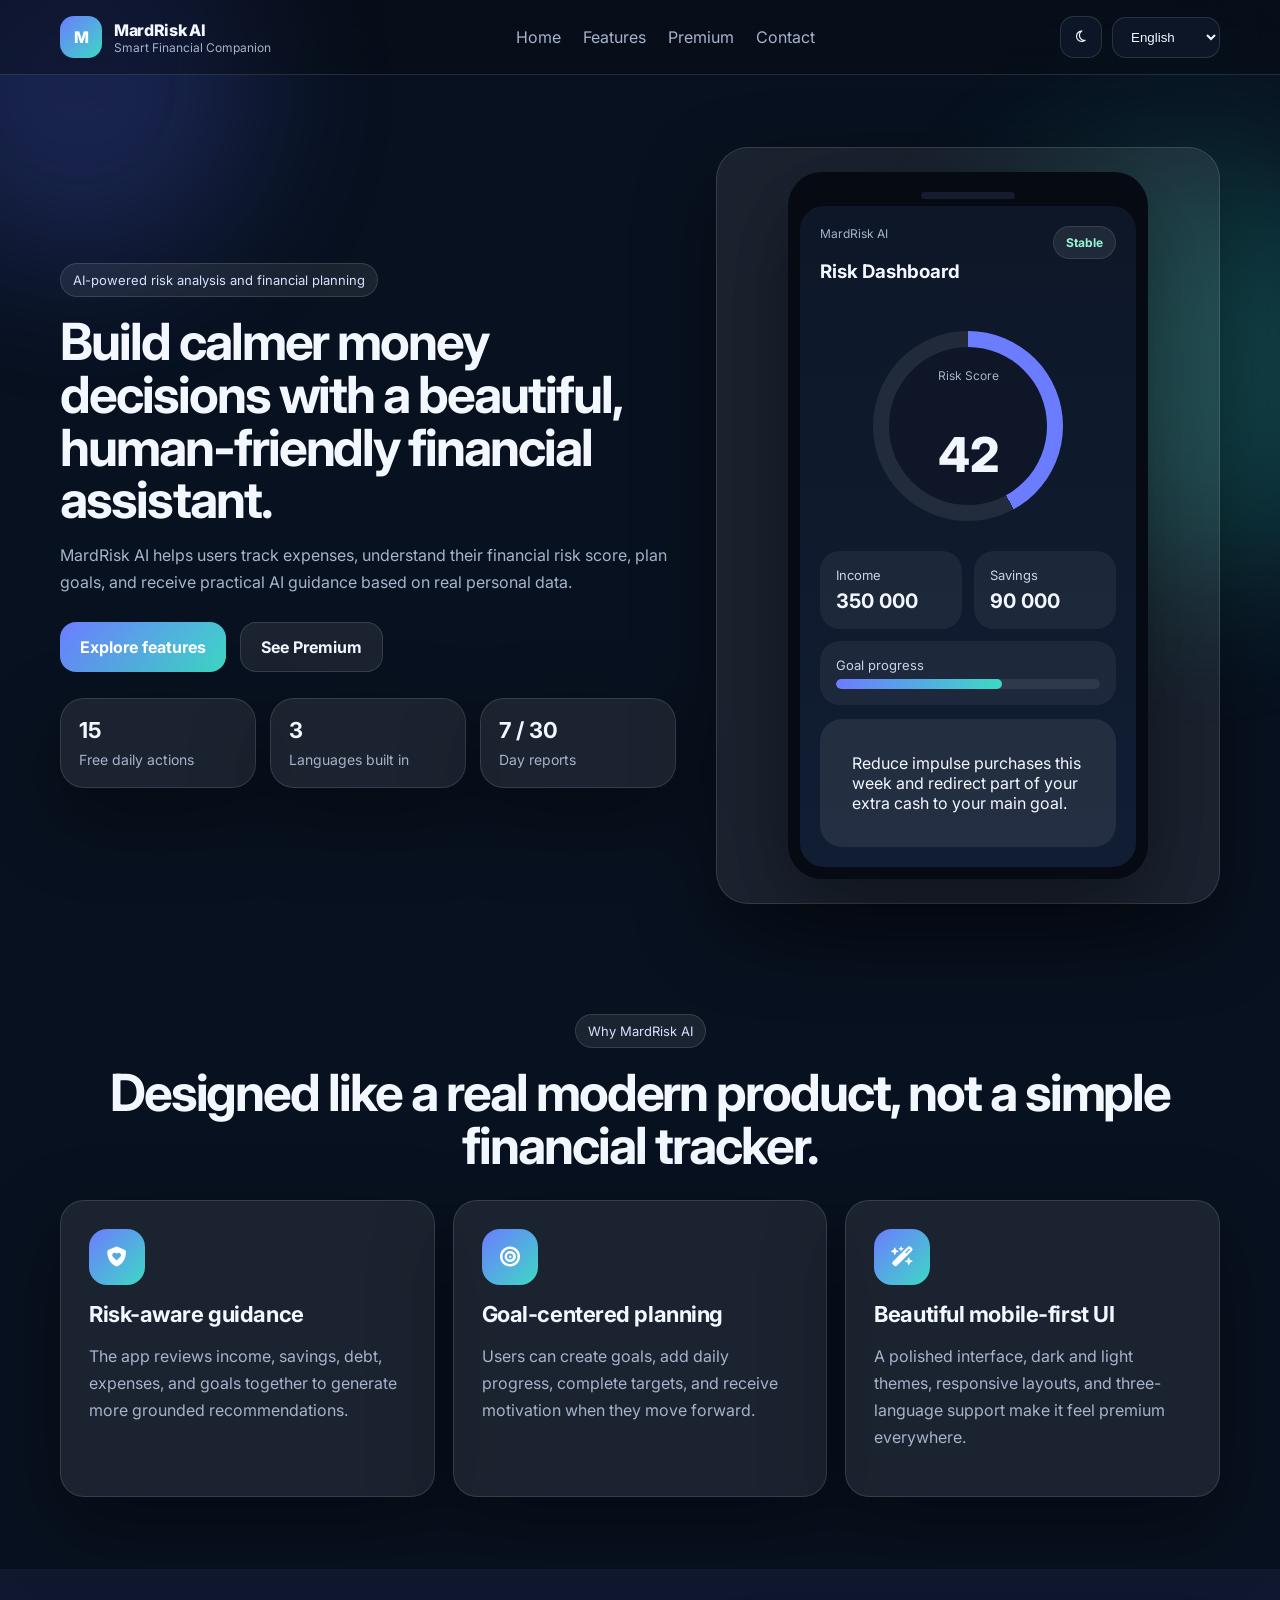
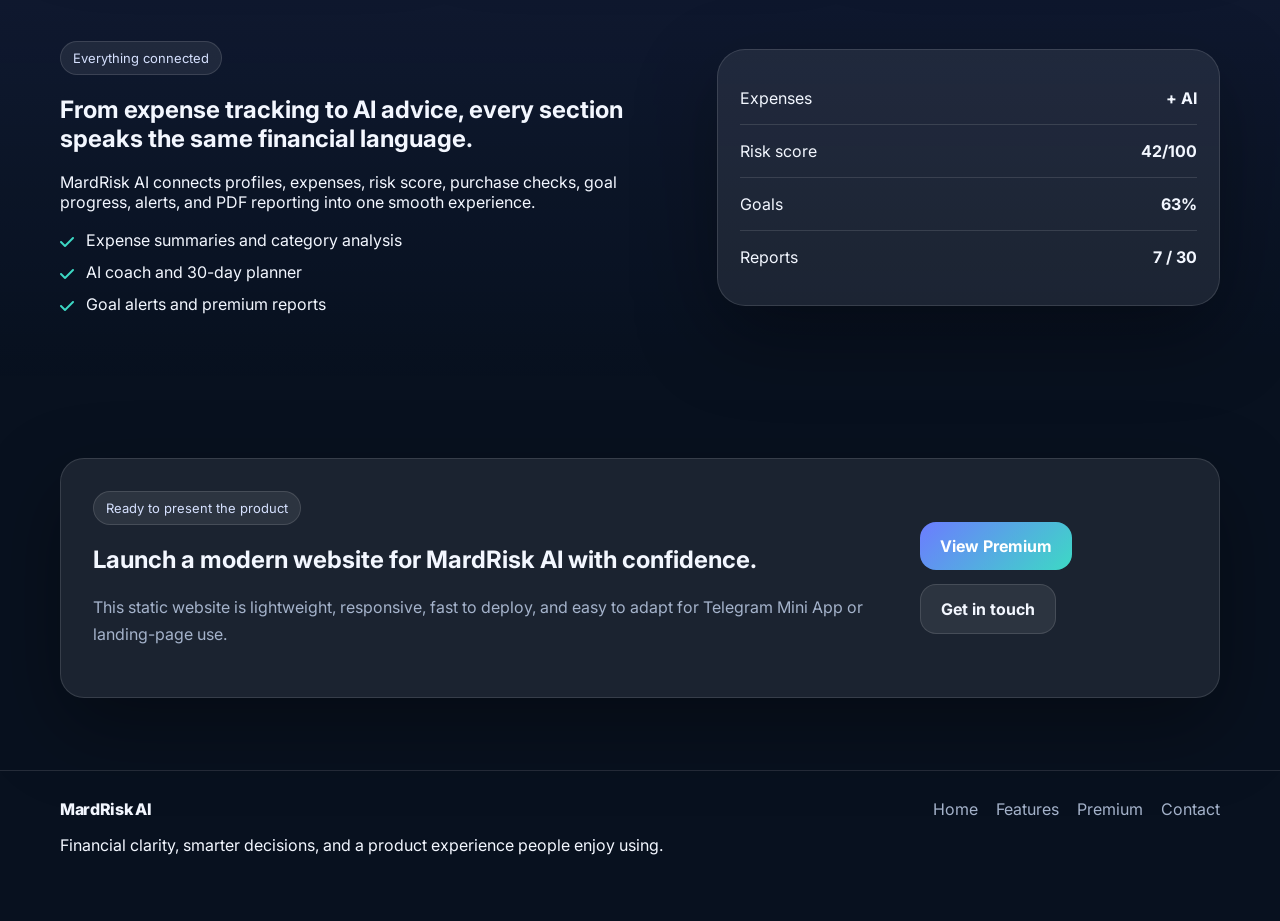
<file: index.html>
<!DOCTYPE html>
<html lang="en">
<head>
  <meta charset="UTF-8" />
  <meta name="viewport" content="width=device-width, initial-scale=1.0" />
  <title>MardRisk AI — Smart Financial Assistant</title>
  <meta name="description" content="MardRisk AI helps people understand risk, track goals, review expenses, and receive AI-powered financial guidance." />
  <link rel="preconnect" href="https://fonts.googleapis.com">
  <link rel="preconnect" href="https://fonts.gstatic.com" crossorigin>
  <link href="https://fonts.googleapis.com/css2?family=Inter:wght@400;500;600;700;800&display=swap" rel="stylesheet">
  <link rel="stylesheet" href="https://cdnjs.cloudflare.com/ajax/libs/font-awesome/6.5.2/css/all.min.css" />
  <link rel="stylesheet" href="assets/styles.css" />
</head>
<body>
  <div class="bg-blur blur-1"></div>
  <div class="bg-blur blur-2"></div>

  <header class="site-header">
    <div class="container nav-wrap">
      <a class="brand" href="index.html">
        <div class="brand-mark">M</div>
        <div>
          <div class="brand-title">MardRisk AI</div>
          <div class="brand-sub">Smart Financial Companion</div>
        </div>
      </a>

      <button class="nav-toggle" id="navToggle" aria-label="menu">
        <i class="fa-solid fa-bars"></i>
      </button>

      <nav class="main-nav" id="mainNav">
        <a href="index.html" data-i18n="nav_home">Home</a>
        <a href="features.html" data-i18n="nav_features">Features</a>
        <a href="premium.html" data-i18n="nav_premium">Premium</a>
        <a href="contact.html" data-i18n="nav_contact">Contact</a>
      </nav>

      <div class="toolbar">
        <button class="tool-btn" id="themeBtn" aria-label="theme">
          <i class="fa-regular fa-moon"></i>
        </button>
        <select class="lang-select" id="langSelect" aria-label="language">
          <option value="hy">Հայերեն</option>
          <option value="ru">Русский</option>
          <option value="en">English</option>
        </select>
      </div>
    </div>
  </header>

  <main>
    <section class="hero container reveal">
      <div class="hero-copy">
        <span class="eyebrow" data-i18n="hero_badge">AI-powered risk analysis and financial planning</span>
        <h1 data-i18n="hero_title">Build calmer money decisions with a beautiful, human-friendly financial assistant.</h1>
        <p class="hero-text" data-i18n="hero_text">
          MardRisk AI helps users track expenses, understand their financial risk score, plan goals, and receive practical AI guidance based on real personal data.
        </p>
        <div class="hero-actions">
          <a class="btn btn-primary" href="features.html" data-i18n="hero_cta_primary">Explore features</a>
          <a class="btn btn-secondary" href="premium.html" data-i18n="hero_cta_secondary">See Premium</a>
        </div>
        <div class="hero-stats">
          <div class="stat-card">
            <strong>15</strong>
            <span data-i18n="stat_free">Free daily actions</span>
          </div>
          <div class="stat-card">
            <strong>3</strong>
            <span data-i18n="stat_lang">Languages built in</span>
          </div>
          <div class="stat-card">
            <strong>7 / 30</strong>
            <span data-i18n="stat_reports">Day reports</span>
          </div>
        </div>
      </div>

      <div class="hero-panel floating-card">
        <div class="phone-shell">
          <div class="phone-top">
            <span></span>
          </div>
          <div class="phone-screen">
            <div class="app-topline">
              <div>
                <div class="small muted">MardRisk AI</div>
                <h3 data-i18n="demo_title">Risk Dashboard</h3>
              </div>
              <span class="pill success" data-i18n="demo_status">Stable</span>
            </div>

            <div class="risk-ring">
              <div class="risk-ring-inner">
                <div class="small muted" data-i18n="demo_risk_label">Risk Score</div>
                <div class="score">42</div>
              </div>
            </div>

            <div class="mini-grid">
              <div class="mini-card">
                <span data-i18n="mini_income">Income</span>
                <strong>350 000</strong>
              </div>
              <div class="mini-card">
                <span data-i18n="mini_savings">Savings</span>
                <strong>90 000</strong>
              </div>
              <div class="mini-card wide">
                <span data-i18n="mini_goal">Goal progress</span>
                <div class="progress"><i style="width:63%"></i></div>
              </div>
            </div>

            <div class="advice-card">
              <i class="fa-solid fa-sparkles"></i>
              <p data-i18n="demo_ai_tip">Reduce impulse purchases this week and redirect part of your extra cash to your main goal.</p>
            </div>
          </div>
        </div>
      </div>
    </section>

    <section class="section container reveal">
      <div class="section-head center">
        <span class="eyebrow" data-i18n="why_badge">Why MardRisk AI</span>
        <h2 data-i18n="why_title">Designed like a real modern product, not a simple financial tracker.</h2>
      </div>

      <div class="feature-grid three">
        <article class="feature-card">
          <div class="icon-wrap"><i class="fa-solid fa-shield-heart"></i></div>
          <h3 data-i18n="why_1_title">Risk-aware guidance</h3>
          <p data-i18n="why_1_text">The app reviews income, savings, debt, expenses, and goals together to generate more grounded recommendations.</p>
        </article>
        <article class="feature-card">
          <div class="icon-wrap"><i class="fa-solid fa-bullseye"></i></div>
          <h3 data-i18n="why_2_title">Goal-centered planning</h3>
          <p data-i18n="why_2_text">Users can create goals, add daily progress, complete targets, and receive motivation when they move forward.</p>
        </article>
        <article class="feature-card">
          <div class="icon-wrap"><i class="fa-solid fa-wand-magic-sparkles"></i></div>
          <h3 data-i18n="why_3_title">Beautiful mobile-first UI</h3>
          <p data-i18n="why_3_text">A polished interface, dark and light themes, responsive layouts, and three-language support make it feel premium everywhere.</p>
        </article>
      </div>
    </section>

    <section class="section section-accent reveal">
      <div class="container showcase">
        <div>
          <span class="eyebrow" data-i18n="showcase_badge">Everything connected</span>
          <h2 data-i18n="showcase_title">From expense tracking to AI advice, every section speaks the same financial language.</h2>
          <p data-i18n="showcase_text">MardRisk AI connects profiles, expenses, risk score, purchase checks, goal progress, alerts, and PDF reporting into one smooth experience.</p>
          <ul class="clean-list">
            <li><i class="fa-solid fa-check"></i> <span data-i18n="showcase_li_1">Expense summaries and category analysis</span></li>
            <li><i class="fa-solid fa-check"></i> <span data-i18n="showcase_li_2">AI coach and 30-day planner</span></li>
            <li><i class="fa-solid fa-check"></i> <span data-i18n="showcase_li_3">Goal alerts and premium reports</span></li>
          </ul>
        </div>
        <div class="glass-board">
          <div class="board-row">
            <span data-i18n="board_1">Expenses</span>
            <strong>+ AI</strong>
          </div>
          <div class="board-row">
            <span data-i18n="board_2">Risk score</span>
            <strong>42/100</strong>
          </div>
          <div class="board-row">
            <span data-i18n="board_3">Goals</span>
            <strong>63%</strong>
          </div>
          <div class="board-row">
            <span data-i18n="board_4">Reports</span>
            <strong>7 / 30</strong>
          </div>
        </div>
      </div>
    </section>

    <section class="section container reveal">
      <div class="cta-box">
        <div>
          <span class="eyebrow" data-i18n="cta_badge">Ready to present the product</span>
          <h2 data-i18n="cta_title">Launch a modern website for MardRisk AI with confidence.</h2>
          <p data-i18n="cta_text">This static website is lightweight, responsive, fast to deploy, and easy to adapt for Telegram Mini App or landing-page use.</p>
        </div>
        <div class="cta-actions">
          <a class="btn btn-primary" href="premium.html" data-i18n="cta_btn_1">View Premium</a>
          <a class="btn btn-secondary" href="contact.html" data-i18n="cta_btn_2">Get in touch</a>
        </div>
      </div>
    </section>
  </main>

  <footer class="site-footer">
    <div class="container footer-wrap">
      <div>
        <div class="brand-title">MardRisk AI</div>
        <p data-i18n="footer_text">Financial clarity, smarter decisions, and a product experience people enjoy using.</p>
      </div>
      <div class="footer-links">
        <a href="index.html" data-i18n="nav_home">Home</a>
        <a href="features.html" data-i18n="nav_features">Features</a>
        <a href="premium.html" data-i18n="nav_premium">Premium</a>
        <a href="contact.html" data-i18n="nav_contact">Contact</a>
      </div>
    </div>
  </footer>

  <script src="assets/app.js"></script>
</body>
</html>
</file>
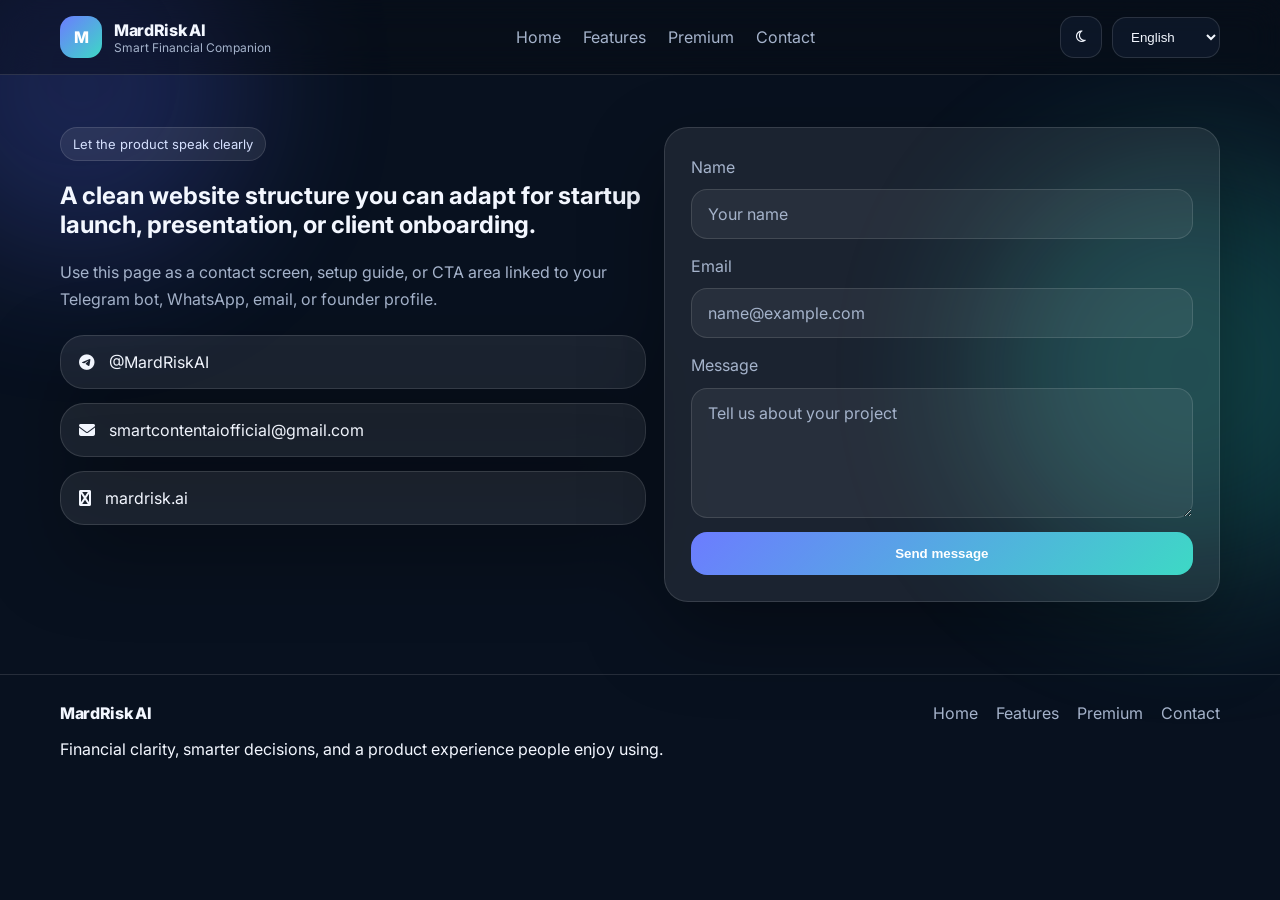
<file: contact.html>
<!DOCTYPE html>
<html lang="en">
<head>
  <meta charset="UTF-8" />
  <meta name="viewport" content="width=device-width, initial-scale=1.0" />
  <title>MardRisk AI — Contact</title>
  <link rel="preconnect" href="https://fonts.googleapis.com">
  <link rel="preconnect" href="https://fonts.gstatic.com" crossorigin>
  <link href="https://fonts.googleapis.com/css2?family=Inter:wght@400;500;600;700;800&display=swap" rel="stylesheet">
  <link rel="stylesheet" href="https://cdnjs.cloudflare.com/ajax/libs/font-awesome/6.5.2/css/all.min.css" />
  <link rel="stylesheet" href="assets/styles.css" />
</head>
<body>
  <div class="bg-blur blur-1"></div>
  <div class="bg-blur blur-2"></div>
  <header class="site-header">
    <div class="container nav-wrap">
      <a class="brand" href="index.html">
        <div class="brand-mark">M</div>
        <div>
          <div class="brand-title">MardRisk AI</div>
          <div class="brand-sub">Smart Financial Companion</div>
        </div>
      </a>
      <button class="nav-toggle" id="navToggle"><i class="fa-solid fa-bars"></i></button>
      <nav class="main-nav" id="mainNav">
        <a href="index.html" data-i18n="nav_home">Home</a>
        <a href="features.html" data-i18n="nav_features">Features</a>
        <a href="premium.html" data-i18n="nav_premium">Premium</a>
        <a href="contact.html" data-i18n="nav_contact">Contact</a>
      </nav>
      <div class="toolbar">
        <button class="tool-btn" id="themeBtn"><i class="fa-regular fa-moon"></i></button>
        <select class="lang-select" id="langSelect">
          <option value="hy">Հայերեն</option>
          <option value="ru">Русский</option>
          <option value="en">English</option>
        </select>
      </div>
    </div>
  </header>

  <main class="page-top container">
    <section class="contact-grid reveal">
      <div>
        <span class="eyebrow" data-i18n="contact_badge">Let the product speak clearly</span>
        <h1 data-i18n="contact_title">A clean website structure you can adapt for startup launch, presentation, or client onboarding.</h1>
        <p data-i18n="contact_text">Use this page as a contact screen, setup guide, or CTA area linked to your Telegram bot, WhatsApp, email, or founder profile.</p>
        <div class="contact-cards">
          <div class="mini-contact"><i class="fa-brands fa-telegram"></i><span>@MardRiskAI</span></div>
          <div class="mini-contact"><i class="fa-solid fa-envelope"></i><span>smartcontentaiofficial@gmail.com</span></div>
          <div class="mini-contact"><i class="fa fa-instagram" aria-hidden="true"></i></i><span>mardrisk.ai</span></div>
        </div>
      </div>

      <form class="glass-form" onsubmit="event.preventDefault(); alert(window.MR_TRANSLATIONS?.[window.MR_LANG]?.contact_submit || 'Thanks!');">
        <label>
          <span data-i18n="contact_name">Name</span>
          <input type="text" placeholder="Your name" />
        </label>
        <label>
          <span data-i18n="contact_email">Email</span>
          <input type="email" placeholder="name@example.com" />
        </label>
        <label>
          <span data-i18n="contact_message">Message</span>
          <textarea rows="5" placeholder="Tell us about your project"></textarea>
        </label>
        <button class="btn btn-primary full" type="submit" data-i18n="contact_send">Send message</button>
      </form>
    </section>
  </main>

  <footer class="site-footer">
    <div class="container footer-wrap">
      <div>
        <div class="brand-title">MardRisk AI</div>
        <p data-i18n="footer_text">Financial clarity, smarter decisions, and a product experience people enjoy using.</p>
      </div>
      <div class="footer-links">
        <a href="index.html" data-i18n="nav_home">Home</a>
        <a href="features.html" data-i18n="nav_features">Features</a>
        <a href="premium.html" data-i18n="nav_premium">Premium</a>
        <a href="contact.html" data-i18n="nav_contact">Contact</a>
      </div>
    </div>
  </footer>

  <script src="assets/app.js"></script>
</body>
</html>
</file>
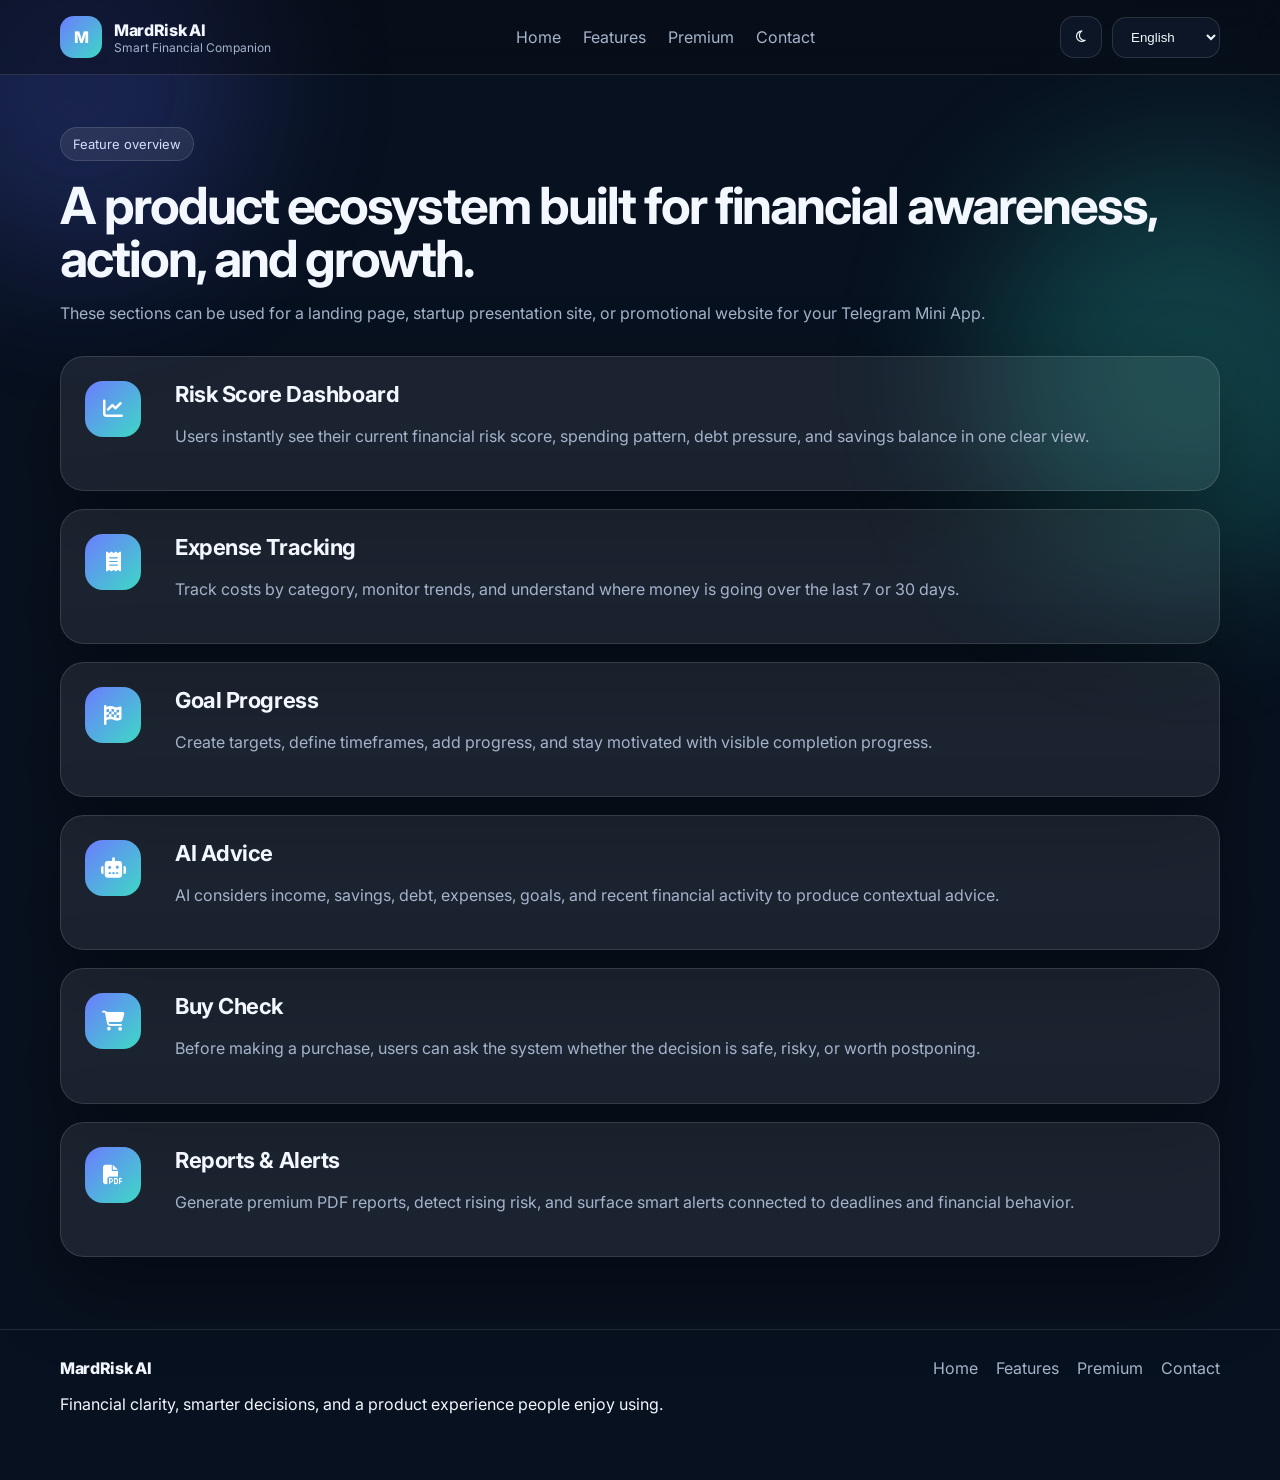
<file: features.html>
<!DOCTYPE html>
<html lang="en">
<head>
  <meta charset="UTF-8" />
  <meta name="viewport" content="width=device-width, initial-scale=1.0" />
  <title>MardRisk AI — Features</title>
  <link rel="preconnect" href="https://fonts.googleapis.com">
  <link rel="preconnect" href="https://fonts.gstatic.com" crossorigin>
  <link href="https://fonts.googleapis.com/css2?family=Inter:wght@400;500;600;700;800&display=swap" rel="stylesheet">
  <link rel="stylesheet" href="https://cdnjs.cloudflare.com/ajax/libs/font-awesome/6.5.2/css/all.min.css" />
  <link rel="stylesheet" href="assets/styles.css" />
</head>
<body>
  <div class="bg-blur blur-1"></div>
  <div class="bg-blur blur-2"></div>
  <header class="site-header">
    <div class="container nav-wrap">
      <a class="brand" href="index.html">
        <div class="brand-mark">M</div>
        <div>
          <div class="brand-title">MardRisk AI</div>
          <div class="brand-sub">Smart Financial Companion</div>
        </div>
      </a>
      <button class="nav-toggle" id="navToggle" aria-label="menu"><i class="fa-solid fa-bars"></i></button>
      <nav class="main-nav" id="mainNav">
        <a href="index.html" data-i18n="nav_home">Home</a>
        <a href="features.html" data-i18n="nav_features">Features</a>
        <a href="premium.html" data-i18n="nav_premium">Premium</a>
        <a href="contact.html" data-i18n="nav_contact">Contact</a>
      </nav>
      <div class="toolbar">
        <button class="tool-btn" id="themeBtn"><i class="fa-regular fa-moon"></i></button>
        <select class="lang-select" id="langSelect">
          <option value="hy">Հայերեն</option>
          <option value="ru">Русский</option>
          <option value="en">English</option>
        </select>
      </div>
    </div>
  </header>

  <main class="page-top container">
    <section class="section-head reveal">
      <span class="eyebrow" data-i18n="features_badge">Feature overview</span>
      <h1 data-i18n="features_title">A product ecosystem built for financial awareness, action, and growth.</h1>
      <p data-i18n="features_intro">These sections can be used for a landing page, startup presentation site, or promotional website for your Telegram Mini App.</p>
    </section>

    <section class="feature-stack reveal">
      <article class="wide-card">
        <div class="icon-wrap"><i class="fa-solid fa-chart-line"></i></div>
        <div>
          <h3 data-i18n="f1_title">Risk Score Dashboard</h3>
          <p data-i18n="f1_text">Users instantly see their current financial risk score, spending pattern, debt pressure, and savings balance in one clear view.</p>
        </div>
      </article>
      <article class="wide-card">
        <div class="icon-wrap"><i class="fa-solid fa-receipt"></i></div>
        <div>
          <h3 data-i18n="f2_title">Expense Tracking</h3>
          <p data-i18n="f2_text">Track costs by category, monitor trends, and understand where money is going over the last 7 or 30 days.</p>
        </div>
      </article>
      <article class="wide-card">
        <div class="icon-wrap"><i class="fa-solid fa-flag-checkered"></i></div>
        <div>
          <h3 data-i18n="f3_title">Goal Progress</h3>
          <p data-i18n="f3_text">Create targets, define timeframes, add progress, and stay motivated with visible completion progress.</p>
        </div>
      </article>
      <article class="wide-card">
        <div class="icon-wrap"><i class="fa-solid fa-robot"></i></div>
        <div>
          <h3 data-i18n="f4_title">AI Advice</h3>
          <p data-i18n="f4_text">AI considers income, savings, debt, expenses, goals, and recent financial activity to produce contextual advice.</p>
        </div>
      </article>
      <article class="wide-card">
        <div class="icon-wrap"><i class="fa-solid fa-cart-shopping"></i></div>
        <div>
          <h3 data-i18n="f5_title">Buy Check</h3>
          <p data-i18n="f5_text">Before making a purchase, users can ask the system whether the decision is safe, risky, or worth postponing.</p>
        </div>
      </article>
      <article class="wide-card">
        <div class="icon-wrap"><i class="fa-solid fa-file-pdf"></i></div>
        <div>
          <h3 data-i18n="f6_title">Reports & Alerts</h3>
          <p data-i18n="f6_text">Generate premium PDF reports, detect rising risk, and surface smart alerts connected to deadlines and financial behavior.</p>
        </div>
      </article>
    </section>
  </main>

  <footer class="site-footer">
    <div class="container footer-wrap">
      <div>
        <div class="brand-title">MardRisk AI</div>
        <p data-i18n="footer_text">Financial clarity, smarter decisions, and a product experience people enjoy using.</p>
      </div>
      <div class="footer-links">
        <a href="index.html" data-i18n="nav_home">Home</a>
        <a href="features.html" data-i18n="nav_features">Features</a>
        <a href="premium.html" data-i18n="nav_premium">Premium</a>
        <a href="contact.html" data-i18n="nav_contact">Contact</a>
      </div>
    </div>
  </footer>

  <script src="assets/app.js"></script>
</body>
</html>
</file>
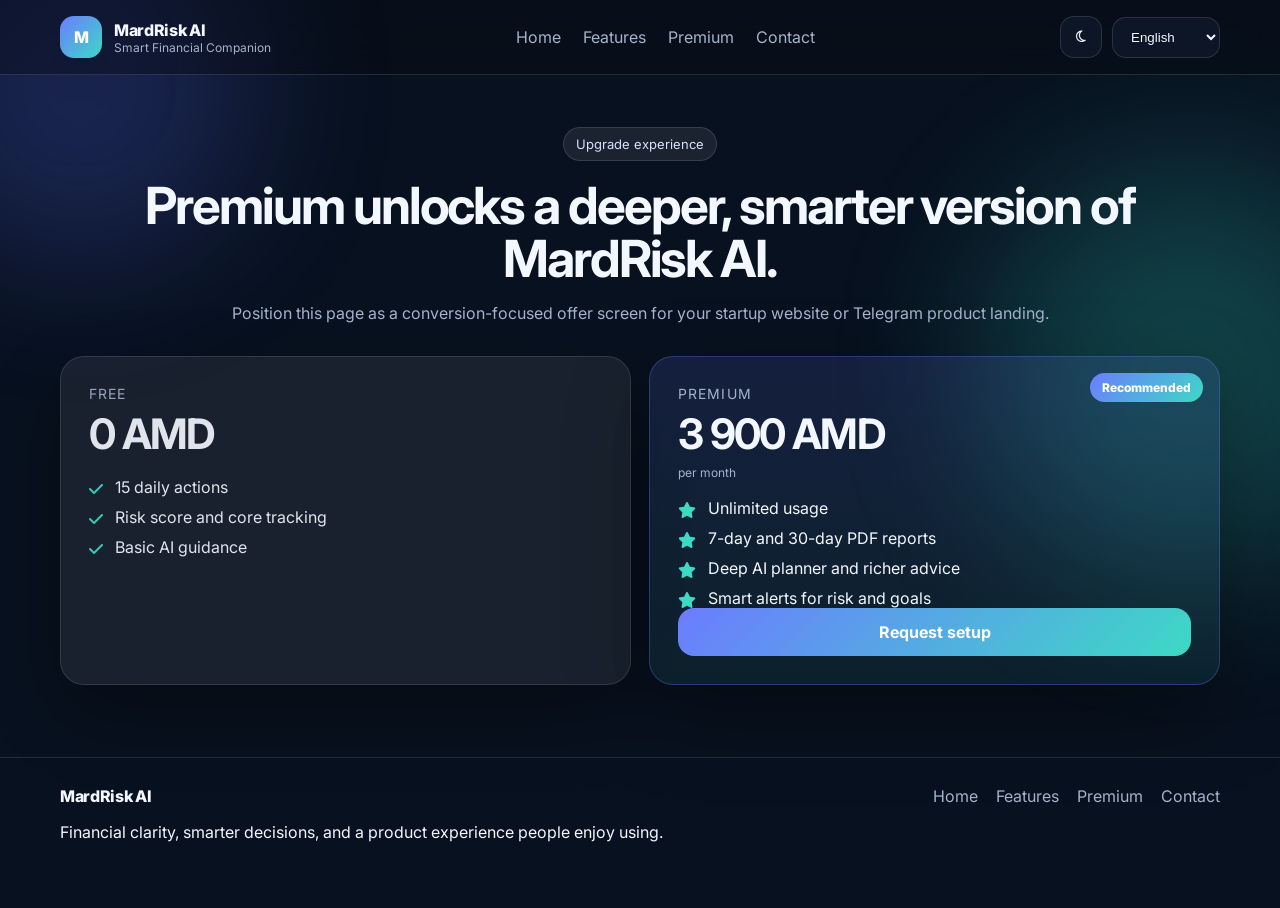
<file: premium.html>
<!DOCTYPE html>
<html lang="en">
<head>
  <meta charset="UTF-8" />
  <meta name="viewport" content="width=device-width, initial-scale=1.0" />
  <title>MardRisk AI — Premium</title>
  <link rel="preconnect" href="https://fonts.googleapis.com">
  <link rel="preconnect" href="https://fonts.gstatic.com" crossorigin>
  <link href="https://fonts.googleapis.com/css2?family=Inter:wght@400;500;600;700;800&display=swap" rel="stylesheet">
  <link rel="stylesheet" href="https://cdnjs.cloudflare.com/ajax/libs/font-awesome/6.5.2/css/all.min.css" />
  <link rel="stylesheet" href="assets/styles.css" />
</head>
<body>
  <div class="bg-blur blur-1"></div>
  <div class="bg-blur blur-2"></div>
  <header class="site-header">
    <div class="container nav-wrap">
      <a class="brand" href="index.html">
        <div class="brand-mark">M</div>
        <div>
          <div class="brand-title">MardRisk AI</div>
          <div class="brand-sub">Smart Financial Companion</div>
        </div>
      </a>
      <button class="nav-toggle" id="navToggle"><i class="fa-solid fa-bars"></i></button>
      <nav class="main-nav" id="mainNav">
        <a href="index.html" data-i18n="nav_home">Home</a>
        <a href="features.html" data-i18n="nav_features">Features</a>
        <a href="premium.html" data-i18n="nav_premium">Premium</a>
        <a href="contact.html" data-i18n="nav_contact">Contact</a>
      </nav>
      <div class="toolbar">
        <button class="tool-btn" id="themeBtn"><i class="fa-regular fa-moon"></i></button>
        <select class="lang-select" id="langSelect">
          <option value="hy">Հայերեն</option>
          <option value="ru">Русский</option>
          <option value="en">English</option>
        </select>
      </div>
    </div>
  </header>

  <main class="page-top container">
    <section class="section-head center reveal">
      <span class="eyebrow" data-i18n="premium_badge">Upgrade experience</span>
      <h1 data-i18n="premium_title">Premium unlocks a deeper, smarter version of MardRisk AI.</h1>
      <p data-i18n="premium_intro">Position this page as a conversion-focused offer screen for your startup website or Telegram product landing.</p>
    </section>

    <section class="pricing-grid reveal">
      <article class="pricing-card muted-card">
        <div class="plan-head">
          <span class="plan-name" data-i18n="plan_free">Free</span>
          <strong class="plan-price" data-i18n="plan_free_price">0 AMD</strong>
        </div>
        <ul class="clean-list tight">
          <li><i class="fa-solid fa-check"></i> <span data-i18n="plan_free_1">15 daily actions</span></li>
          <li><i class="fa-solid fa-check"></i> <span data-i18n="plan_free_2">Risk score and core tracking</span></li>
          <li><i class="fa-solid fa-check"></i> <span data-i18n="plan_free_3">Basic AI guidance</span></li>
        </ul>
      </article>

      <article class="pricing-card featured-card">
        <div class="ribbon" data-i18n="plan_featured">Recommended</div>
        <div class="plan-head">
          <span class="plan-name" data-i18n="plan_premium">Premium</span>
          <strong class="plan-price">3 900 AMD</strong>
          <span class="small muted" data-i18n="plan_period">per month</span>
        </div>
        <ul class="clean-list tight">
          <li><i class="fa-solid fa-star"></i> <span data-i18n="plan_premium_1">Unlimited usage</span></li>
          <li><i class="fa-solid fa-star"></i> <span data-i18n="plan_premium_2">7-day and 30-day PDF reports</span></li>
          <li><i class="fa-solid fa-star"></i> <span data-i18n="plan_premium_3">Deep AI planner and richer advice</span></li>
          <li><i class="fa-solid fa-star"></i> <span data-i18n="plan_premium_4">Smart alerts for risk and goals</span></li>
        </ul>
        <a class="btn btn-primary full" href="contact.html" data-i18n="plan_cta">Request setup</a>
      </article>
    </section>
  </main>

  <footer class="site-footer">
    <div class="container footer-wrap">
      <div>
        <div class="brand-title">MardRisk AI</div>
        <p data-i18n="footer_text">Financial clarity, smarter decisions, and a product experience people enjoy using.</p>
      </div>
      <div class="footer-links">
        <a href="index.html" data-i18n="nav_home">Home</a>
        <a href="features.html" data-i18n="nav_features">Features</a>
        <a href="premium.html" data-i18n="nav_premium">Premium</a>
        <a href="contact.html" data-i18n="nav_contact">Contact</a>
      </div>
    </div>
  </footer>

  <script src="assets/app.js"></script>
</body>
</html>
</file>
<file: assets/styles.css>
:root {
  --bg: #08111f;
  --bg-soft: rgba(17, 28, 46, 0.7);
  --card: rgba(255,255,255,0.08);
  --card-strong: rgba(255,255,255,0.12);
  --text: #f3f7ff;
  --muted: #a5b3cb;
  --line: rgba(255,255,255,0.12);
  --primary: #6c7cff;
  --primary-2: #3dd9c5;
  --shadow: 0 30px 80px rgba(0,0,0,.35);
}
[data-theme="light"] {
  --bg: #f4f7fb;
  --bg-soft: rgba(255,255,255,0.84);
  --card: rgba(255,255,255,0.9);
  --card-strong: rgba(255,255,255,0.96);
  --text: #101828;
  --muted: #667085;
  --line: rgba(16,24,40,0.08);
  --primary: #4f46e5;
  --primary-2: #0ea5a4;
  --shadow: 0 25px 60px rgba(17,24,39,.08);
}
*{box-sizing:border-box}
html{scroll-behavior:smooth}
body{
  margin:0;font-family:'Inter',sans-serif;background:var(--bg);color:var(--text);
  min-height:100vh;position:relative;overflow-x:hidden;
}
a{text-decoration:none;color:inherit}
.container{width:min(1160px, calc(100% - 32px));margin:0 auto}
.bg-blur{position:fixed;border-radius:999px;filter:blur(80px);opacity:.24;pointer-events:none;z-index:-1}
.blur-1{width:340px;height:340px;background:#5b6cff;top:-80px;left:-90px}
.blur-2{width:420px;height:420px;background:#2dd4bf;right:-120px;top:160px}
.site-header{position:sticky;top:0;z-index:20;background:rgba(6,10,17,.35);backdrop-filter:blur(16px);border-bottom:1px solid var(--line)}
[data-theme="light"] .site-header{background:rgba(244,247,251,.75)}
.nav-wrap{display:flex;align-items:center;justify-content:space-between;gap:18px;padding:16px 0}
.brand{display:flex;align-items:center;gap:12px}
.brand-mark{width:42px;height:42px;border-radius:14px;display:grid;place-items:center;font-weight:800;color:white;background:linear-gradient(135deg,var(--primary),var(--primary-2));box-shadow:var(--shadow)}
.brand-title{font-weight:800;letter-spacing:-.02em}.brand-sub{font-size:12px;color:var(--muted)}
.main-nav{display:flex;gap:22px;align-items:center}.main-nav a{color:var(--muted)}.main-nav a:hover{color:var(--text)}
.toolbar{display:flex;align-items:center;gap:10px}.tool-btn,.lang-select,.nav-toggle{border:1px solid var(--line);background:var(--bg-soft);color:var(--text);border-radius:14px}
.tool-btn,.nav-toggle{width:42px;height:42px;display:grid;place-items:center;cursor:pointer}.lang-select{padding:11px 14px;outline:none}.nav-toggle{display:none}
.hero{display:grid;grid-template-columns:1.1fr .9fr;gap:40px;align-items:center;padding:72px 0 38px}
.eyebrow{display:inline-flex;padding:8px 12px;border-radius:999px;background:var(--card);color:#d6e1ff;font-size:13px;border:1px solid var(--line)}
[data-theme="light"] .eyebrow{color:#344054}.hero h1,.section-head h1,.section-head h2{font-size:clamp(34px,4vw,62px);line-height:1.03;letter-spacing:-.04em;margin:18px 0 14px}
.hero-text,.section-head p,.feature-card p,.wide-card p,.cta-box p,.glass-form span,.contact-grid p{color:var(--muted);font-size:16px;line-height:1.7}
.hero-actions,.cta-actions{display:flex;gap:14px;flex-wrap:wrap;margin:26px 0}.btn{padding:14px 20px;border-radius:16px;font-weight:700;border:1px solid var(--line);display:inline-flex;align-items:center;justify-content:center;gap:10px;transition:.22s transform ease,.22s opacity ease}.btn:hover{transform:translateY(-2px)}.btn-primary{background:linear-gradient(135deg,var(--primary),var(--primary-2));color:#fff;border:none}.btn-secondary{background:var(--card);color:var(--text)}.full{width:100%}
.hero-stats{display:grid;grid-template-columns:repeat(3,1fr);gap:14px;margin-top:16px}.stat-card,.feature-card,.wide-card,.glass-board,.pricing-card,.cta-box,.glass-form,.mini-contact{background:var(--card);border:1px solid var(--line);border-radius:24px;box-shadow:var(--shadow)}
.stat-card{padding:18px}.stat-card strong{display:block;font-size:22px;margin-bottom:6px}.stat-card span{color:var(--muted);font-size:14px}
.floating-card{padding:24px;background:var(--card);border:1px solid var(--line);border-radius:32px;box-shadow:var(--shadow)}
.phone-shell{max-width:360px;margin:0 auto;border-radius:34px;background:#060a12;padding:12px;box-shadow:0 30px 90px rgba(0,0,0,.45)}
.phone-top{height:22px;display:grid;place-items:center}.phone-top span{display:block;width:94px;height:7px;border-radius:999px;background:#151d2d}.phone-screen{border-radius:24px;background:linear-gradient(180deg,#0d1728,#111d33);padding:20px;min-height:610px}
.app-topline{display:flex;align-items:flex-start;justify-content:space-between;gap:12px}.small{font-size:12px}.muted{color:var(--muted)}.pill{padding:8px 12px;border-radius:999px;font-size:12px;font-weight:700;background:rgba(255,255,255,.08);border:1px solid rgba(255,255,255,.1)}.success{color:#98f6d7}
.risk-ring{width:190px;height:190px;margin:30px auto;border-radius:50%;padding:16px;background:conic-gradient(var(--primary) 0 42%, rgba(255,255,255,.08) 42% 100%);display:grid;place-items:center}.risk-ring-inner{width:100%;height:100%;border-radius:50%;background:#0e1627;display:grid;place-items:center;text-align:center}.score{font-size:48px;font-weight:800}
.mini-grid{display:grid;grid-template-columns:repeat(2,1fr);gap:12px}.mini-card{padding:16px;border-radius:20px;background:rgba(255,255,255,.06)}.mini-card span{display:block;color:#c8d3eb;font-size:13px;margin-bottom:6px}.mini-card strong{font-size:20px}.wide{grid-column:span 2}.progress{width:100%;height:10px;border-radius:999px;background:rgba(255,255,255,.08);overflow:hidden}.progress i{display:block;height:100%;background:linear-gradient(90deg,var(--primary),var(--primary-2));border-radius:inherit}
.advice-card{margin-top:14px;border-radius:22px;background:rgba(255,255,255,.08);padding:18px;display:flex;gap:14px;align-items:flex-start}.advice-card i{font-size:20px;color:#facc15}
.section{padding:72px 0}.section-head{margin-bottom:28px}.center{text-align:center}.feature-grid{display:grid;gap:18px}.feature-grid.three{grid-template-columns:repeat(3,1fr)}.feature-card{padding:28px}.icon-wrap{width:56px;height:56px;border-radius:18px;display:grid;place-items:center;background:linear-gradient(135deg,var(--primary),var(--primary-2));color:white;font-size:20px;margin-bottom:16px}.feature-card h3,.wide-card h3{margin:0 0 10px;font-size:22px;letter-spacing:-.02em}
.section-accent{background:linear-gradient(180deg,rgba(108,124,255,.08),transparent)}.showcase{display:grid;grid-template-columns:1fr .8fr;gap:28px;align-items:center}.clean-list{list-style:none;padding:0;margin:18px 0 0;display:grid;gap:12px}.clean-list li{display:flex;gap:12px;align-items:flex-start}.clean-list i{color:var(--primary-2);margin-top:4px}.glass-board{padding:22px;border-radius:28px}.board-row{display:flex;justify-content:space-between;align-items:center;padding:16px 0;border-bottom:1px solid var(--line)}.board-row:last-child{border-bottom:none}
.cta-box{padding:32px;display:flex;justify-content:space-between;align-items:center;gap:26px}.site-footer{padding:28px 0 50px;border-top:1px solid var(--line)}.footer-wrap{display:flex;justify-content:space-between;gap:20px;align-items:flex-start}.footer-links{display:flex;flex-wrap:wrap;gap:18px}.footer-links a{color:var(--muted)}
.page-top{padding:52px 0 72px}.feature-stack,.pricing-grid,.contact-grid{display:grid;gap:18px}.wide-card{padding:24px;display:grid;grid-template-columns:72px 1fr;gap:18px;align-items:flex-start}.pricing-grid{grid-template-columns:1fr 1fr;align-items:stretch}.pricing-card{padding:28px;position:relative}.featured-card{background:linear-gradient(180deg,rgba(108,124,255,.14),rgba(61,217,197,.08));border:1px solid rgba(108,124,255,.3)}.muted-card{opacity:.92}.ribbon{position:absolute;top:16px;right:16px;background:linear-gradient(135deg,var(--primary),var(--primary-2));padding:7px 12px;border-radius:999px;color:#fff;font-size:12px;font-weight:800}.plan-head{display:grid;gap:6px;margin-bottom:18px}.plan-name{font-size:14px;color:var(--muted);text-transform:uppercase;letter-spacing:.08em}.plan-price{font-size:42px;letter-spacing:-.04em}.tight{gap:10px}
.contact-grid{grid-template-columns:1fr .95fr;align-items:start}.contact-cards{display:grid;gap:14px;margin-top:22px}.mini-contact{padding:16px 18px;display:flex;gap:14px;align-items:center}.glass-form{padding:26px;display:grid;gap:14px}.glass-form label{display:grid;gap:8px}.glass-form input,.glass-form textarea{border-radius:16px;border:1px solid var(--line);padding:14px 16px;background:rgba(255,255,255,.06);color:var(--text);font:inherit;outline:none}.glass-form input::placeholder,.glass-form textarea::placeholder{color:var(--muted)}
.reveal{opacity:0;transform:translateY(18px);animation:rise .65s ease forwards}@keyframes rise{to{opacity:1;transform:none}}
@media (max-width: 980px){.hero,.showcase,.contact-grid,.pricing-grid,.feature-grid.three{grid-template-columns:1fr}.cta-box,.footer-wrap{flex-direction:column;align-items:flex-start}.hero-panel{order:-1}}
@media (max-width: 760px){.nav-toggle{display:grid}.main-nav{position:absolute;top:78px;left:16px;right:16px;background:var(--bg-soft);border:1px solid var(--line);border-radius:22px;padding:14px;display:none;flex-direction:column;align-items:flex-start;box-shadow:var(--shadow)}.main-nav.open{display:flex}.toolbar{margin-left:auto}.hero{padding-top:38px}.hero-stats{grid-template-columns:1fr}.section{padding:56px 0}.phone-screen{min-height:560px}.wide-card{grid-template-columns:1fr}}
</file>
